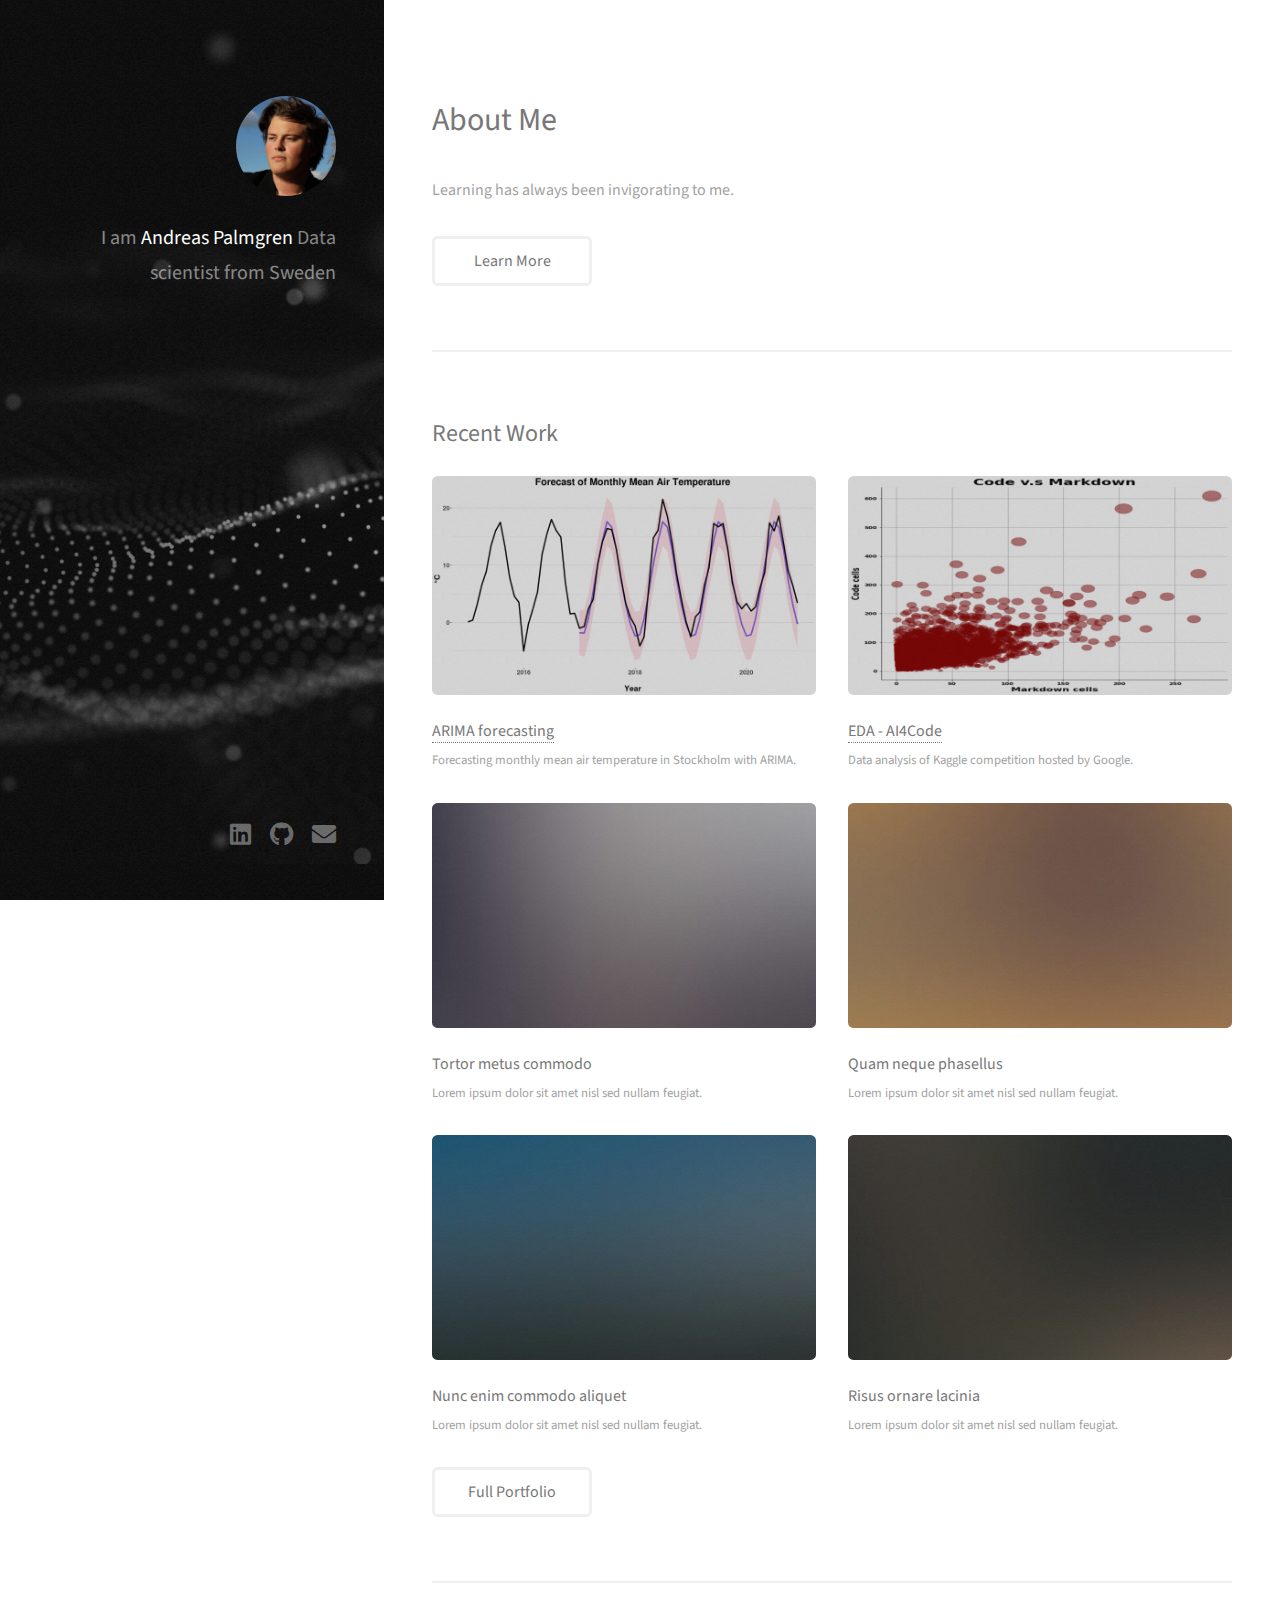
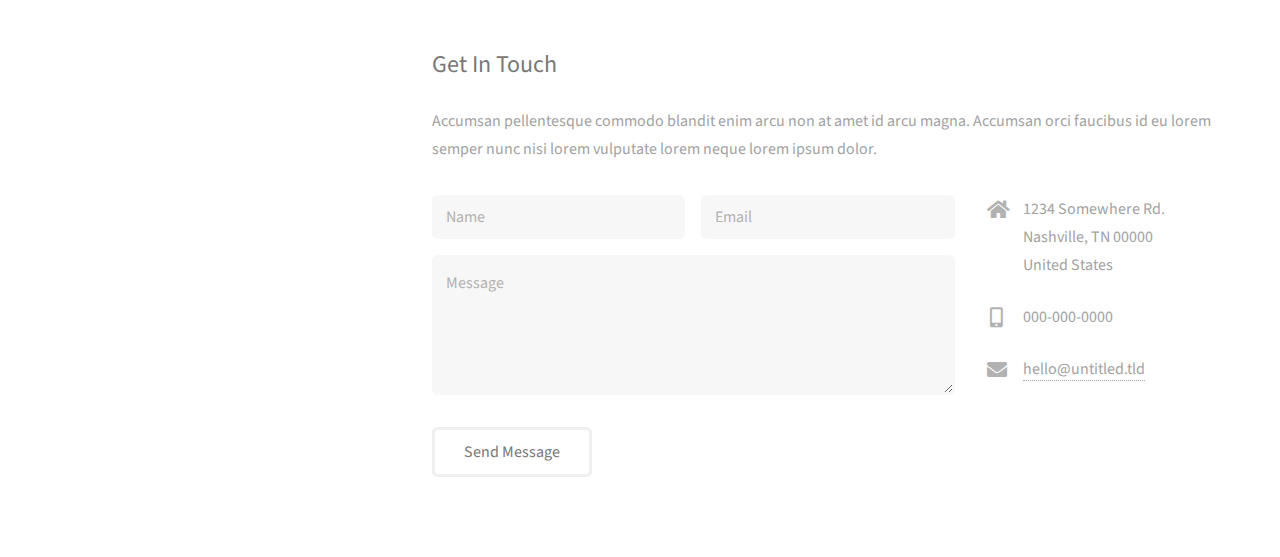
<file: index.html>
<!DOCTYPE HTML>
<!--
	Strata by HTML5 UP
	html5up.net | @ajlkn
	Free for personal and commercial use under the CCA 3.0 license (html5up.net/license)
-->
<html>
	<head>
		<title>Andreas Palmgren</title>
		<meta charset="utf-8" />
		<meta name="viewport" content="width=device-width, initial-scale=1, user-scalable=no" />
		<link rel="stylesheet" href="assets/css/main.css" />
	</head>
	<body class="is-preload">

		<!-- Header -->
			<header id="header">
				<div class="inner">
					<a href="#" class="image avatar"><img src="images/profile.png" alt="" /></a>
					<h1>I am <strong>Andreas Palmgren</strong>
                    <br />Data scientist from Sweden<br />
				</div>
			</header>

		<!-- Main -->
			<div id="main">

				<!-- One -->
					<section id="one">
						<header class="major">
							<h2>About Me</h2>
						</header>
						<p>Learning has always been invigorating to me.</p>
						<ul class="actions">
							<li><a href="#" class="button">Learn More</a></li>
						</ul>
					</section>

				<!-- Two -->
					<section id="two">
						<h2>Recent Work</h2>
						<div class="row">
							<article class="col-6 col-12-xsmall work-item">
								<a href="https://www.kaggle.com/code/andreaspalmgren/arima-forecasting-monthly-temperature" class="image fit thumb"><img src="images/thumbs/sthlmArima.png" alt="" /></a>
								<h3><a href="https://www.kaggle.com/code/andreaspalmgren/arima-forecasting-monthly-temperature">ARIMA forecasting</a></h3>
								<p>Forecasting monthly mean air temperature in Stockholm with ARIMA.</p>
							</article>
							<article class="col-6 col-12-xsmall work-item">
								<a href="https://www.kaggle.com/code/andreaspalmgren/ai4code-comprehensive-eda" class="image fit thumb"><img src="images/thumbs/EDA_ai4code.png" alt="" /></a>
								<h3><a href="https://www.kaggle.com/code/andreaspalmgren/ai4code-comprehensive-eda">EDA - AI4Code</a></h3>
								<p>Data analysis of Kaggle competition hosted by Google.</p>
							</article>
							<article class="col-6 col-12-xsmall work-item">
								<a href="images/fulls/03.jpg" class="image fit thumb"><img src="images/thumbs/03.jpg" alt="" /></a>
								<h3>Tortor metus commodo</h3>
								<p>Lorem ipsum dolor sit amet nisl sed nullam feugiat.</p>
							</article>
							<article class="col-6 col-12-xsmall work-item">
								<a href="images/fulls/04.jpg" class="image fit thumb"><img src="images/thumbs/04.jpg" alt="" /></a>
								<h3>Quam neque phasellus</h3>
								<p>Lorem ipsum dolor sit amet nisl sed nullam feugiat.</p>
							</article>
							<article class="col-6 col-12-xsmall work-item">
								<a href="images/fulls/05.jpg" class="image fit thumb"><img src="images/thumbs/05.jpg" alt="" /></a>
								<h3>Nunc enim commodo aliquet</h3>
								<p>Lorem ipsum dolor sit amet nisl sed nullam feugiat.</p>
							</article>
							<article class="col-6 col-12-xsmall work-item">
								<a href="images/fulls/06.jpg" class="image fit thumb"><img src="images/thumbs/06.jpg" alt="" /></a>
								<h3>Risus ornare lacinia</h3>
								<p>Lorem ipsum dolor sit amet nisl sed nullam feugiat.</p>
							</article>
						</div>
						<ul class="actions">
							<li><a href="#" class="button">Full Portfolio</a></li>
						</ul>
					</section>

				<!-- Three -->
					<section id="three">
						<h2>Get In Touch</h2>
						<p>Accumsan pellentesque commodo blandit enim arcu non at amet id arcu magna. Accumsan orci faucibus id eu lorem semper nunc nisi lorem vulputate lorem neque lorem ipsum dolor.</p>
						<div class="row">
							<div class="col-8 col-12-small">
								<form method="post" action="#">
									<div class="row gtr-uniform gtr-50">
										<div class="col-6 col-12-xsmall"><input type="text" name="name" id="name" placeholder="Name" /></div>
										<div class="col-6 col-12-xsmall"><input type="email" name="email" id="email" placeholder="Email" /></div>
										<div class="col-12"><textarea name="message" id="message" placeholder="Message" rows="4"></textarea></div>
									</div>
								</form>
								<ul class="actions">
									<li><input type="submit" value="Send Message" /></li>
								</ul>
							</div>
							<div class="col-4 col-12-small">
								<ul class="labeled-icons">
									<li>
										<h3 class="icon solid fa-home"><span class="label">Address</span></h3>
										1234 Somewhere Rd.<br />
										Nashville, TN 00000<br />
										United States
									</li>
									<li>
										<h3 class="icon solid fa-mobile-alt"><span class="label">Phone</span></h3>
										000-000-0000
									</li>
									<li>
										<h3 class="icon solid fa-envelope"><span class="label">Email</span></h3>
										<a href="#">hello@untitled.tld</a>
									</li>
								</ul>
							</div>
						</div>
					</section>

				<!-- Four -->
				<!--
					<section id="four">
						<h2>Elements</h2>

						<section>
							<h4>Text</h4>
							<p>This is <b>bold</b> and this is <strong>strong</strong>. This is <i>italic</i> and this is <em>emphasized</em>.
							This is <sup>superscript</sup> text and this is <sub>subscript</sub> text.
							This is <u>underlined</u> and this is code: <code>for (;;) { ... }</code>. Finally, <a href="#">this is a link</a>.</p>
							<hr />
							<header>
								<h4>Heading with a Subtitle</h4>
								<p>Lorem ipsum dolor sit amet nullam id egestas urna aliquam</p>
							</header>
							<p>Nunc lacinia ante nunc ac lobortis. Interdum adipiscing gravida odio porttitor sem non mi integer non faucibus ornare mi ut ante amet placerat aliquet. Volutpat eu sed ante lacinia sapien lorem accumsan varius montes viverra nibh in adipiscing blandit tempus accumsan.</p>
							<header>
								<h5>Heading with a Subtitle</h5>
								<p>Lorem ipsum dolor sit amet nullam id egestas urna aliquam</p>
							</header>
							<p>Nunc lacinia ante nunc ac lobortis. Interdum adipiscing gravida odio porttitor sem non mi integer non faucibus ornare mi ut ante amet placerat aliquet. Volutpat eu sed ante lacinia sapien lorem accumsan varius montes viverra nibh in adipiscing blandit tempus accumsan.</p>
							<hr />
							<h2>Heading Level 2</h2>
							<h3>Heading Level 3</h3>
							<h4>Heading Level 4</h4>
							<h5>Heading Level 5</h5>
							<h6>Heading Level 6</h6>
							<hr />
							<h5>Blockquote</h5>
							<blockquote>Fringilla nisl. Donec accumsan interdum nisi, quis tincidunt felis sagittis eget tempus euismod. Vestibulum ante ipsum primis in faucibus vestibulum. Blandit adipiscing eu felis iaculis volutpat ac adipiscing accumsan faucibus. Vestibulum ante ipsum primis in faucibus lorem ipsum dolor sit amet nullam adipiscing eu felis.</blockquote>
							<h5>Preformatted</h5>
							<pre><code>i = 0;

while (!deck.isInOrder()) {
print 'Iteration ' + i;
deck.shuffle();
i++;
}

print 'It took ' + i + ' iterations to sort the deck.';</code></pre>
						</section>

						<section>
							<h4>Lists</h4>
							<div class="row">
								<div class="col-6 col-12-xsmall">
									<h5>Unordered</h5>
									<ul>
										<li>Dolor pulvinar etiam magna etiam.</li>
										<li>Sagittis adipiscing lorem eleifend.</li>
										<li>Felis enim feugiat dolore viverra.</li>
									</ul>
									<h5>Alternate</h5>
									<ul class="alt">
										<li>Dolor pulvinar etiam magna etiam.</li>
										<li>Sagittis adipiscing lorem eleifend.</li>
										<li>Felis enim feugiat dolore viverra.</li>
									</ul>
								</div>
								<div class="col-6 col-12-xsmall">
									<h5>Ordered</h5>
									<ol>
										<li>Dolor pulvinar etiam magna etiam.</li>
										<li>Etiam vel felis at lorem sed viverra.</li>
										<li>Felis enim feugiat dolore viverra.</li>
										<li>Dolor pulvinar etiam magna etiam.</li>
										<li>Etiam vel felis at lorem sed viverra.</li>
										<li>Felis enim feugiat dolore viverra.</li>
									</ol>
									<h5>Icons</h5>
									<ul class="icons">
										<li><a href="#" class="icon brands fa-twitter"><span class="label">Twitter</span></a></li>
										<li><a href="#" class="icon brands fa-facebook-f"><span class="label">Facebook</span></a></li>
										<li><a href="#" class="icon brands fa-instagram"><span class="label">Instagram</span></a></li>
										<li><a href="#" class="icon brands fa-github"><span class="label">Github</span></a></li>
										<li><a href="#" class="icon brands fa-dribbble"><span class="label">Dribbble</span></a></li>
										<li><a href="#" class="icon brands fa-tumblr"><span class="label">Tumblr</span></a></li>
									</ul>
								</div>
							</div>
							<h5>Actions</h5>
							<ul class="actions">
								<li><a href="#" class="button primary">Default</a></li>
								<li><a href="#" class="button">Default</a></li>
							</ul>
							<ul class="actions small">
								<li><a href="#" class="button primary small">Small</a></li>
								<li><a href="#" class="button small">Small</a></li>
							</ul>
							<div class="row">
								<div class="col-6 col-12-small">
									<ul class="actions stacked">
										<li><a href="#" class="button primary">Default</a></li>
										<li><a href="#" class="button">Default</a></li>
									</ul>
								</div>
								<div class="col-6 col-12-small">
									<ul class="actions stacked">
										<li><a href="#" class="button primary small">Small</a></li>
										<li><a href="#" class="button small">Small</a></li>
									</ul>
								</div>
								<div class="col-6 col-12-small">
									<ul class="actions stacked">
										<li><a href="#" class="button primary fit">Default</a></li>
										<li><a href="#" class="button fit">Default</a></li>
									</ul>
								</div>
								<div class="col-6 col-12-small">
									<ul class="actions stacked">
										<li><a href="#" class="button primary small fit">Small</a></li>
										<li><a href="#" class="button small fit">Small</a></li>
									</ul>
								</div>
							</div>
						</section>

						<section>
							<h4>Table</h4>
							<h5>Default</h5>
							<div class="table-wrapper">
								<table>
									<thead>
										<tr>
											<th>Name</th>
											<th>Description</th>
											<th>Price</th>
										</tr>
									</thead>
									<tbody>
										<tr>
											<td>Item One</td>
											<td>Ante turpis integer aliquet porttitor.</td>
											<td>29.99</td>
										</tr>
										<tr>
											<td>Item Two</td>
											<td>Vis ac commodo adipiscing arcu aliquet.</td>
											<td>19.99</td>
										</tr>
										<tr>
											<td>Item Three</td>
											<td> Morbi faucibus arcu accumsan lorem.</td>
											<td>29.99</td>
										</tr>
										<tr>
											<td>Item Four</td>
											<td>Vitae integer tempus condimentum.</td>
											<td>19.99</td>
										</tr>
										<tr>
											<td>Item Five</td>
											<td>Ante turpis integer aliquet porttitor.</td>
											<td>29.99</td>
										</tr>
									</tbody>
									<tfoot>
										<tr>
											<td colspan="2"></td>
											<td>100.00</td>
										</tr>
									</tfoot>
								</table>
							</div>

							<h5>Alternate</h5>
							<div class="table-wrapper">
								<table class="alt">
									<thead>
										<tr>
											<th>Name</th>
											<th>Description</th>
											<th>Price</th>
										</tr>
									</thead>
									<tbody>
										<tr>
											<td>Item One</td>
											<td>Ante turpis integer aliquet porttitor.</td>
											<td>29.99</td>
										</tr>
										<tr>
											<td>Item Two</td>
											<td>Vis ac commodo adipiscing arcu aliquet.</td>
											<td>19.99</td>
										</tr>
										<tr>
											<td>Item Three</td>
											<td> Morbi faucibus arcu accumsan lorem.</td>
											<td>29.99</td>
										</tr>
										<tr>
											<td>Item Four</td>
											<td>Vitae integer tempus condimentum.</td>
											<td>19.99</td>
										</tr>
										<tr>
											<td>Item Five</td>
											<td>Ante turpis integer aliquet porttitor.</td>
											<td>29.99</td>
										</tr>
									</tbody>
									<tfoot>
										<tr>
											<td colspan="2"></td>
											<td>100.00</td>
										</tr>
									</tfoot>
								</table>
							</div>
						</section>

						<section>
							<h4>Buttons</h4>
							<ul class="actions">
								<li><a href="#" class="button primary">Primary</a></li>
								<li><a href="#" class="button">Default</a></li>
							</ul>
							<ul class="actions">
								<li><a href="#" class="button large">Large</a></li>
								<li><a href="#" class="button">Default</a></li>
								<li><a href="#" class="button small">Small</a></li>
							</ul>
							<ul class="actions fit">
								<li><a href="#" class="button primary fit">Fit</a></li>
								<li><a href="#" class="button fit">Fit</a></li>
							</ul>
							<ul class="actions fit small">
								<li><a href="#" class="button primary fit small">Fit + Small</a></li>
								<li><a href="#" class="button fit small">Fit + Small</a></li>
							</ul>
							<ul class="actions">
								<li><a href="#" class="button primary icon solid fa-download">Icon</a></li>
								<li><a href="#" class="button icon solid fa-download">Icon</a></li>
							</ul>
							<ul class="actions">
								<li><span class="button primary disabled">Primary</span></li>
								<li><span class="button disabled">Default</span></li>
							</ul>
						</section>

						<section>
							<h4>Form</h4>
							<form method="post" action="#">
								<div class="row gtr-uniform gtr-50">
									<div class="col-6 col-12-xsmall">
										<input type="text" name="demo-name" id="demo-name" value="" placeholder="Name" />
									</div>
									<div class="col-6 col-12-xsmall">
										<input type="email" name="demo-email" id="demo-email" value="" placeholder="Email" />
									</div>
									<div class="col-12">
										<select name="demo-category" id="demo-category">
											<option value="">- Category -</option>
											<option value="1">Manufacturing</option>
											<option value="1">Shipping</option>
											<option value="1">Administration</option>
											<option value="1">Human Resources</option>
										</select>
									</div>
									<div class="col-4 col-12-small">
										<input type="radio" id="demo-priority-low" name="demo-priority" checked>
										<label for="demo-priority-low">Low Priority</label>
									</div>
									<div class="col-4 col-12-small">
										<input type="radio" id="demo-priority-normal" name="demo-priority">
										<label for="demo-priority-normal">Normal Priority</label>
									</div>
									<div class="col-4 col-12-small">
										<input type="radio" id="demo-priority-high" name="demo-priority">
										<label for="demo-priority-high">High Priority</label>
									</div>
									<div class="col-6 col-12-small">
										<input type="checkbox" id="demo-copy" name="demo-copy">
										<label for="demo-copy">Email me a copy of this message</label>
									</div>
									<div class="col-6 col-12-small">
										<input type="checkbox" id="demo-human" name="demo-human" checked>
										<label for="demo-human">I am a human and not a robot</label>
									</div>
									<div class="col-12">
										<textarea name="demo-message" id="demo-message" placeholder="Enter your message" rows="6"></textarea>
									</div>
									<div class="col-12">
										<ul class="actions">
											<li><input type="submit" value="Send Message" class="primary" /></li>
											<li><input type="reset" value="Reset" /></li>
										</ul>
									</div>
								</div>
							</form>
						</section>

						<section>
							<h4>Image</h4>
							<h5>Fit</h5>
							<div class="box alt">
								<div class="row gtr-50 gtr-uniform">
									<div class="col-12"><span class="image fit"><img src="images/fulls/05.jpg" alt="" /></span></div>
									<div class="col-4"><span class="image fit"><img src="images/thumbs/01.jpg" alt="" /></span></div>
									<div class="col-4"><span class="image fit"><img src="images/thumbs/02.jpg" alt="" /></span></div>
									<div class="col-4"><span class="image fit"><img src="images/thumbs/03.jpg" alt="" /></span></div>
									<div class="col-4"><span class="image fit"><img src="images/thumbs/04.jpg" alt="" /></span></div>
									<div class="col-4"><span class="image fit"><img src="images/thumbs/05.jpg" alt="" /></span></div>
									<div class="col-4"><span class="image fit"><img src="images/thumbs/06.jpg" alt="" /></span></div>
									<div class="col-4"><span class="image fit"><img src="images/thumbs/03.jpg" alt="" /></span></div>
									<div class="col-4"><span class="image fit"><img src="images/thumbs/02.jpg" alt="" /></span></div>
									<div class="col-4"><span class="image fit"><img src="images/thumbs/01.jpg" alt="" /></span></div>
								</div>
							</div>
							<h5>Left &amp; Right</h5>
							<p><span class="image left"><img src="images/avatar.jpg" alt="" /></span>Fringilla nisl. Donec accumsan interdum nisi, quis tincidunt felis sagittis eget. tempus euismod. Vestibulum ante ipsum primis in faucibus vestibulum. Blandit adipiscing eu felis iaculis volutpat ac adipiscing accumsan eu faucibus. Integer ac pellentesque praesent tincidunt felis sagittis eget. tempus euismod. Vestibulum ante ipsum primis in faucibus vestibulum. Blandit adipiscing eu felis iaculis volutpat ac adipiscing accumsan eu faucibus. Integer ac pellentesque praesent. Donec accumsan interdum nisi, quis tincidunt felis sagittis eget. tempus euismod. Vestibulum ante ipsum primis in faucibus vestibulum. Blandit adipiscing eu felis iaculis volutpat ac adipiscing accumsan eu faucibus. Integer ac pellentesque praesent tincidunt felis sagittis eget. tempus euismod. Vestibulum ante ipsum primis in faucibus vestibulum. Blandit adipiscing eu felis iaculis volutpat ac adipiscing accumsan eu faucibus. Integer ac pellentesque praesent.</p>
							<p><span class="image right"><img src="images/avatar.jpg" alt="" /></span>Fringilla nisl. Donec accumsan interdum nisi, quis tincidunt felis sagittis eget. tempus euismod. Vestibulum ante ipsum primis in faucibus vestibulum. Blandit adipiscing eu felis iaculis volutpat ac adipiscing accumsan eu faucibus. Integer ac pellentesque praesent tincidunt felis sagittis eget. tempus euismod. Vestibulum ante ipsum primis in faucibus vestibulum. Blandit adipiscing eu felis iaculis volutpat ac adipiscing accumsan eu faucibus. Integer ac pellentesque praesent. Donec accumsan interdum nisi, quis tincidunt felis sagittis eget. tempus euismod. Vestibulum ante ipsum primis in faucibus vestibulum. Blandit adipiscing eu felis iaculis volutpat ac adipiscing accumsan eu faucibus. Integer ac pellentesque praesent tincidunt felis sagittis eget. tempus euismod. Vestibulum ante ipsum primis in faucibus vestibulum. Blandit adipiscing eu felis iaculis volutpat ac adipiscing accumsan eu faucibus. Integer ac pellentesque praesent.</p>
						</section>

					</section>
				-->

			</div>

		<!-- Footer -->
			<footer id="footer">
				<div class="inner">
					<ul class="icons">
						<li><a href="https://www.linkedin.com/in/andreas-palmgren-509038178/" class="icon brands fa-linkedin"><span class="label">Twitter</span></a></li>
						<li><a href="https://github.com/AndreasPalmgren" class="icon brands fa-github"><span class="label">Github</span></a></li>
						<li><a href="#" class="icon solid fa-envelope"><span class="label">Email</span></a></li>
					</ul>
				</div>
			</footer>

		<!-- Scripts -->
			<script src="assets/js/jquery.min.js"></script>
			<script src="assets/js/jquery.poptrox.min.js"></script>
			<script src="assets/js/browser.min.js"></script>
			<script src="assets/js/breakpoints.min.js"></script>
			<script src="assets/js/util.js"></script>
			<script src="assets/js/main.js"></script>

	</body>
</html>
</file>
<file: assets/css/main.css>
@import url("fontawesome-all.min.css");
@import url("https://fonts.googleapis.com/css?family=Source+Sans+Pro:400,400italic");

/*
	Strata by HTML5 UP
	html5up.net | @ajlkn
	Free for personal and commercial use under the CCA 3.0 license (html5up.net/license)
*/

html, body, div, span, applet, object,
iframe, h1, h2, h3, h4, h5, h6, p, blockquote,
pre, a, abbr, acronym, address, big, cite,
code, del, dfn, em, img, ins, kbd, q, s, samp,
small, strike, strong, sub, sup, tt, var, b,
u, i, center, dl, dt, dd, ol, ul, li, fieldset,
form, label, legend, table, caption, tbody,
tfoot, thead, tr, th, td, article, aside,
canvas, details, embed, figure, figcaption,
footer, header, hgroup, menu, nav, output, ruby,
section, summary, time, mark, audio, video {
	margin: 0;
	padding: 0;
	border: 0;
	font-size: 100%;
	font: inherit;
	vertical-align: baseline;}

article, aside, details, figcaption, figure,
footer, header, hgroup, menu, nav, section {
	display: block;}

body {
	line-height: 1;
}

ol, ul {
	list-style: none;
}

blockquote, q {
	quotes: none;
}

	blockquote:before, blockquote:after, q:before, q:after {
		content: '';
		content: none;
	}

table {
	border-collapse: collapse;
	border-spacing: 0;
}

body {
	-webkit-text-size-adjust: none;
}

mark {
	background-color: transparent;
	color: inherit;
}

input::-moz-focus-inner {
	border: 0;
	padding: 0;
}

input, select, textarea {
	-moz-appearance: none;
	-webkit-appearance: none;
	-ms-appearance: none;
	appearance: none;
}

/* Basic */

	html {
		box-sizing: border-box;
	}

	*, *:before, *:after {
		box-sizing: inherit;
	}

	body {
		background: #fff;
	}

		body.is-preload *, body.is-preload *:before, body.is-preload *:after {
			-moz-animation: none !important;
			-webkit-animation: none !important;
			-ms-animation: none !important;
			animation: none !important;
			-moz-transition: none !important;
			-webkit-transition: none !important;
			-ms-transition: none !important;
			transition: none !important;
		}

	body, input, select, textarea {
		color: #a2a2a2;
		font-family: "Source Sans Pro", Helvetica, sans-serif;
		font-size: 16pt;
		font-weight: 400;
		line-height: 1.75em;
	}

	a {
		-moz-transition: color 0.2s ease-in-out, border-color 0.2s ease-in-out;
		-webkit-transition: color 0.2s ease-in-out, border-color 0.2s ease-in-out;
		-ms-transition: color 0.2s ease-in-out, border-color 0.2s ease-in-out;
		transition: color 0.2s ease-in-out, border-color 0.2s ease-in-out;
		border-bottom: dotted 1px;
		color: #49bf9d;
		text-decoration: none;
	}

		a:hover {
			border-bottom-color: transparent;
			color: #49bf9d !important;
			text-decoration: none;
		}

	strong, b {
		color: #787878;
		font-weight: 400;
	}

	em, i {
		font-style: italic;
	}

	p {
		margin: 0 0 2em 0;
	}

	h1, h2, h3, h4, h5, h6 {
		color: #787878;
		font-weight: 400;
		line-height: 1em;
		margin: 0 0 1em 0;
	}

		h1 a, h2 a, h3 a, h4 a, h5 a, h6 a {
			color: inherit;
			text-decoration: none;
		}

	h1 {
		font-size: 2em;
		line-height: 1.5em;
	}

	h2 {
		font-size: 1.5em;
		line-height: 1.5em;
	}

	h3 {
		font-size: 1.25em;
		line-height: 1.5em;
	}

	h4 {
		font-size: 1.1em;
		line-height: 1.5em;
	}

	h5 {
		font-size: 0.9em;
		line-height: 1.5em;
	}

	h6 {
		font-size: 0.7em;
		line-height: 1.5em;
	}

	sub {
		font-size: 0.8em;
		position: relative;
		top: 0.5em;
	}

	sup {
		font-size: 0.8em;
		position: relative;
		top: -0.5em;
	}

	hr {
		border: 0;
		border-bottom: solid 2px #efefef;
		margin: 2em 0;
	}

		hr.major {
			margin: 3em 0;
		}

	blockquote {
		border-left: solid 6px #efefef;
		font-style: italic;
		margin: 0 0 2em 0;
		padding: 0.5em 0 0.5em 1.5em;
	}

	code {
		background: #f7f7f7;
		border-radius: 0.35em;
		border: solid 2px #efefef;
		font-family: "Courier New", monospace;
		font-size: 0.9em;
		margin: 0 0.25em;
		padding: 0.25em 0.65em;
	}

	pre {
		-webkit-overflow-scrolling: touch;
		font-family: "Courier New", monospace;
		font-size: 0.9em;
		margin: 0 0 2em 0;
	}

		pre code {
			display: block;
			line-height: 1.75em;
			padding: 1em 1.5em;
			overflow-x: auto;
		}

	.align-left {
		text-align: left;
	}

	.align-center {
		text-align: center;
	}

	.align-right {
		text-align: right;
	}

/* Container */

	.container {
		margin: 0 auto;
		max-width: calc(100% - 4em);
		width: 100%;
	}

		.container.xsmall {
			width: 25%;
		}

		.container.small {
			width: 50%;
		}

		.container.medium {
			width: 75%;
		}

		.container.large {
			width: 125%;
		}

		.container.xlarge {
			width: 150%;
		}

		.container.max {
			width: 100%;
		}

		@media screen and (max-width: 980px) {

			.container {
				width: 100% !important;
				max-width: 100% !important;
			}

		}

		@media screen and (max-width: 480px) {

			.container {
				max-width: calc(100% - 3em);
			}

		}

/* Row */

	.row {
		display: flex;
		flex-wrap: wrap;
		box-sizing: border-box;
		align-items: stretch;
	}

		.row > * {
			box-sizing: border-box;
		}

		.row.gtr-uniform > * > :last-child {
			margin-bottom: 0;
		}

		.row.aln-left {
			justify-content: flex-start;
		}

		.row.aln-center {
			justify-content: center;
		}

		.row.aln-right {
			justify-content: flex-end;
		}

		.row.aln-top {
			align-items: flex-start;
		}

		.row.aln-middle {
			align-items: center;
		}

		.row.aln-bottom {
			align-items: flex-end;
		}

		.row > .imp {
			order: -1;
		}

		.row > .col-1 {
			width: 8.33333%;
		}

		.row > .off-1 {
			margin-left: 8.33333%;
		}

		.row > .col-2 {
			width: 16.66667%;
		}

		.row > .off-2 {
			margin-left: 16.66667%;
		}

		.row > .col-3 {
			width: 25%;
		}

		.row > .off-3 {
			margin-left: 25%;
		}

		.row > .col-4 {
			width: 33.33333%;
		}

		.row > .off-4 {
			margin-left: 33.33333%;
		}

		.row > .col-5 {
			width: 41.66667%;
		}

		.row > .off-5 {
			margin-left: 41.66667%;
		}

		.row > .col-6 {
			width: 50%;
		}

		.row > .off-6 {
			margin-left: 50%;
		}

		.row > .col-7 {
			width: 58.33333%;
		}

		.row > .off-7 {
			margin-left: 58.33333%;
		}

		.row > .col-8 {
			width: 66.66667%;
		}

		.row > .off-8 {
			margin-left: 66.66667%;
		}

		.row > .col-9 {
			width: 75%;
		}

		.row > .off-9 {
			margin-left: 75%;
		}

		.row > .col-10 {
			width: 83.33333%;
		}

		.row > .off-10 {
			margin-left: 83.33333%;
		}

		.row > .col-11 {
			width: 91.66667%;
		}

		.row > .off-11 {
			margin-left: 91.66667%;
		}

		.row > .col-12 {
			width: 100%;
		}

		.row > .off-12 {
			margin-left: 100%;
		}

		.row.gtr-0 {
			margin-top: 0;
			margin-left: 0em;
		}

			.row.gtr-0 > * {
				padding: 0 0 0 0em;
			}

			.row.gtr-0.gtr-uniform {
				margin-top: 0em;
			}

				.row.gtr-0.gtr-uniform > * {
					padding-top: 0em;
				}

		.row.gtr-25 {
			margin-top: 0;
			margin-left: -0.625em;
		}

			.row.gtr-25 > * {
				padding: 0 0 0 0.625em;
			}

			.row.gtr-25.gtr-uniform {
				margin-top: -0.625em;
			}

				.row.gtr-25.gtr-uniform > * {
					padding-top: 0.625em;
				}

		.row.gtr-50 {
			margin-top: 0;
			margin-left: -1.25em;
		}

			.row.gtr-50 > * {
				padding: 0 0 0 1.25em;
			}

			.row.gtr-50.gtr-uniform {
				margin-top: -1.25em;
			}

				.row.gtr-50.gtr-uniform > * {
					padding-top: 1.25em;
				}

		.row {
			margin-top: 0;
			margin-left: -2.5em;
		}

			.row > * {
				padding: 0 0 0 2.5em;
			}

			.row.gtr-uniform {
				margin-top: -2.5em;
			}

				.row.gtr-uniform > * {
					padding-top: 2.5em;
				}

		.row.gtr-150 {
			margin-top: 0;
			margin-left: -3.75em;
		}

			.row.gtr-150 > * {
				padding: 0 0 0 3.75em;
			}

			.row.gtr-150.gtr-uniform {
				margin-top: -3.75em;
			}

				.row.gtr-150.gtr-uniform > * {
					padding-top: 3.75em;
				}

		.row.gtr-200 {
			margin-top: 0;
			margin-left: -5em;
		}

			.row.gtr-200 > * {
				padding: 0 0 0 5em;
			}

			.row.gtr-200.gtr-uniform {
				margin-top: -5em;
			}

				.row.gtr-200.gtr-uniform > * {
					padding-top: 5em;
				}

		@media screen and (max-width: 1800px) {

			.row {
				display: flex;
				flex-wrap: wrap;
				box-sizing: border-box;
				align-items: stretch;
			}

				.row > * {
					box-sizing: border-box;
				}

				.row.gtr-uniform > * > :last-child {
					margin-bottom: 0;
				}

				.row.aln-left {
					justify-content: flex-start;
				}

				.row.aln-center {
					justify-content: center;
				}

				.row.aln-right {
					justify-content: flex-end;
				}

				.row.aln-top {
					align-items: flex-start;
				}

				.row.aln-middle {
					align-items: center;
				}

				.row.aln-bottom {
					align-items: flex-end;
				}

				.row > .imp-xlarge {
					order: -1;
				}

				.row > .col-1-xlarge {
					width: 8.33333%;
				}

				.row > .off-1-xlarge {
					margin-left: 8.33333%;
				}

				.row > .col-2-xlarge {
					width: 16.66667%;
				}

				.row > .off-2-xlarge {
					margin-left: 16.66667%;
				}

				.row > .col-3-xlarge {
					width: 25%;
				}

				.row > .off-3-xlarge {
					margin-left: 25%;
				}

				.row > .col-4-xlarge {
					width: 33.33333%;
				}

				.row > .off-4-xlarge {
					margin-left: 33.33333%;
				}

				.row > .col-5-xlarge {
					width: 41.66667%;
				}

				.row > .off-5-xlarge {
					margin-left: 41.66667%;
				}

				.row > .col-6-xlarge {
					width: 50%;
				}

				.row > .off-6-xlarge {
					margin-left: 50%;
				}

				.row > .col-7-xlarge {
					width: 58.33333%;
				}

				.row > .off-7-xlarge {
					margin-left: 58.33333%;
				}

				.row > .col-8-xlarge {
					width: 66.66667%;
				}

				.row > .off-8-xlarge {
					margin-left: 66.66667%;
				}

				.row > .col-9-xlarge {
					width: 75%;
				}

				.row > .off-9-xlarge {
					margin-left: 75%;
				}

				.row > .col-10-xlarge {
					width: 83.33333%;
				}

				.row > .off-10-xlarge {
					margin-left: 83.33333%;
				}

				.row > .col-11-xlarge {
					width: 91.66667%;
				}

				.row > .off-11-xlarge {
					margin-left: 91.66667%;
				}

				.row > .col-12-xlarge {
					width: 100%;
				}

				.row > .off-12-xlarge {
					margin-left: 100%;
				}

				.row.gtr-0 {
					margin-top: 0;
					margin-left: 0em;
				}

					.row.gtr-0 > * {
						padding: 0 0 0 0em;
					}

					.row.gtr-0.gtr-uniform {
						margin-top: 0em;
					}

						.row.gtr-0.gtr-uniform > * {
							padding-top: 0em;
						}

				.row.gtr-25 {
					margin-top: 0;
					margin-left: -0.625em;
				}

					.row.gtr-25 > * {
						padding: 0 0 0 0.625em;
					}

					.row.gtr-25.gtr-uniform {
						margin-top: -0.625em;
					}

						.row.gtr-25.gtr-uniform > * {
							padding-top: 0.625em;
						}

				.row.gtr-50 {
					margin-top: 0;
					margin-left: -1.25em;
				}

					.row.gtr-50 > * {
						padding: 0 0 0 1.25em;
					}

					.row.gtr-50.gtr-uniform {
						margin-top: -1.25em;
					}

						.row.gtr-50.gtr-uniform > * {
							padding-top: 1.25em;
						}

				.row {
					margin-top: 0;
					margin-left: -2.5em;
				}

					.row > * {
						padding: 0 0 0 2.5em;
					}

					.row.gtr-uniform {
						margin-top: -2.5em;
					}

						.row.gtr-uniform > * {
							padding-top: 2.5em;
						}

				.row.gtr-150 {
					margin-top: 0;
					margin-left: -3.75em;
				}

					.row.gtr-150 > * {
						padding: 0 0 0 3.75em;
					}

					.row.gtr-150.gtr-uniform {
						margin-top: -3.75em;
					}

						.row.gtr-150.gtr-uniform > * {
							padding-top: 3.75em;
						}

				.row.gtr-200 {
					margin-top: 0;
					margin-left: -5em;
				}

					.row.gtr-200 > * {
						padding: 0 0 0 5em;
					}

					.row.gtr-200.gtr-uniform {
						margin-top: -5em;
					}

						.row.gtr-200.gtr-uniform > * {
							padding-top: 5em;
						}

		}

		@media screen and (max-width: 1280px) {

			.row {
				display: flex;
				flex-wrap: wrap;
				box-sizing: border-box;
				align-items: stretch;
			}

				.row > * {
					box-sizing: border-box;
				}

				.row.gtr-uniform > * > :last-child {
					margin-bottom: 0;
				}

				.row.aln-left {
					justify-content: flex-start;
				}

				.row.aln-center {
					justify-content: center;
				}

				.row.aln-right {
					justify-content: flex-end;
				}

				.row.aln-top {
					align-items: flex-start;
				}

				.row.aln-middle {
					align-items: center;
				}

				.row.aln-bottom {
					align-items: flex-end;
				}

				.row > .imp-large {
					order: -1;
				}

				.row > .col-1-large {
					width: 8.33333%;
				}

				.row > .off-1-large {
					margin-left: 8.33333%;
				}

				.row > .col-2-large {
					width: 16.66667%;
				}

				.row > .off-2-large {
					margin-left: 16.66667%;
				}

				.row > .col-3-large {
					width: 25%;
				}

				.row > .off-3-large {
					margin-left: 25%;
				}

				.row > .col-4-large {
					width: 33.33333%;
				}

				.row > .off-4-large {
					margin-left: 33.33333%;
				}

				.row > .col-5-large {
					width: 41.66667%;
				}

				.row > .off-5-large {
					margin-left: 41.66667%;
				}

				.row > .col-6-large {
					width: 50%;
				}

				.row > .off-6-large {
					margin-left: 50%;
				}

				.row > .col-7-large {
					width: 58.33333%;
				}

				.row > .off-7-large {
					margin-left: 58.33333%;
				}

				.row > .col-8-large {
					width: 66.66667%;
				}

				.row > .off-8-large {
					margin-left: 66.66667%;
				}

				.row > .col-9-large {
					width: 75%;
				}

				.row > .off-9-large {
					margin-left: 75%;
				}

				.row > .col-10-large {
					width: 83.33333%;
				}

				.row > .off-10-large {
					margin-left: 83.33333%;
				}

				.row > .col-11-large {
					width: 91.66667%;
				}

				.row > .off-11-large {
					margin-left: 91.66667%;
				}

				.row > .col-12-large {
					width: 100%;
				}

				.row > .off-12-large {
					margin-left: 100%;
				}

				.row.gtr-0 {
					margin-top: 0;
					margin-left: 0em;
				}

					.row.gtr-0 > * {
						padding: 0 0 0 0em;
					}

					.row.gtr-0.gtr-uniform {
						margin-top: 0em;
					}

						.row.gtr-0.gtr-uniform > * {
							padding-top: 0em;
						}

				.row.gtr-25 {
					margin-top: 0;
					margin-left: -0.5em;
				}

					.row.gtr-25 > * {
						padding: 0 0 0 0.5em;
					}

					.row.gtr-25.gtr-uniform {
						margin-top: -0.5em;
					}

						.row.gtr-25.gtr-uniform > * {
							padding-top: 0.5em;
						}

				.row.gtr-50 {
					margin-top: 0;
					margin-left: -1em;
				}

					.row.gtr-50 > * {
						padding: 0 0 0 1em;
					}

					.row.gtr-50.gtr-uniform {
						margin-top: -1em;
					}

						.row.gtr-50.gtr-uniform > * {
							padding-top: 1em;
						}

				.row {
					margin-top: 0;
					margin-left: -2em;
				}

					.row > * {
						padding: 0 0 0 2em;
					}

					.row.gtr-uniform {
						margin-top: -2em;
					}

						.row.gtr-uniform > * {
							padding-top: 2em;
						}

				.row.gtr-150 {
					margin-top: 0;
					margin-left: -3em;
				}

					.row.gtr-150 > * {
						padding: 0 0 0 3em;
					}

					.row.gtr-150.gtr-uniform {
						margin-top: -3em;
					}

						.row.gtr-150.gtr-uniform > * {
							padding-top: 3em;
						}

				.row.gtr-200 {
					margin-top: 0;
					margin-left: -4em;
				}

					.row.gtr-200 > * {
						padding: 0 0 0 4em;
					}

					.row.gtr-200.gtr-uniform {
						margin-top: -4em;
					}

						.row.gtr-200.gtr-uniform > * {
							padding-top: 4em;
						}

		}

		@media screen and (max-width: 980px) {

			.row {
				display: flex;
				flex-wrap: wrap;
				box-sizing: border-box;
				align-items: stretch;
			}

				.row > * {
					box-sizing: border-box;
				}

				.row.gtr-uniform > * > :last-child {
					margin-bottom: 0;
				}

				.row.aln-left {
					justify-content: flex-start;
				}

				.row.aln-center {
					justify-content: center;
				}

				.row.aln-right {
					justify-content: flex-end;
				}

				.row.aln-top {
					align-items: flex-start;
				}

				.row.aln-middle {
					align-items: center;
				}

				.row.aln-bottom {
					align-items: flex-end;
				}

				.row > .imp-medium {
					order: -1;
				}

				.row > .col-1-medium {
					width: 8.33333%;
				}

				.row > .off-1-medium {
					margin-left: 8.33333%;
				}

				.row > .col-2-medium {
					width: 16.66667%;
				}

				.row > .off-2-medium {
					margin-left: 16.66667%;
				}

				.row > .col-3-medium {
					width: 25%;
				}

				.row > .off-3-medium {
					margin-left: 25%;
				}

				.row > .col-4-medium {
					width: 33.33333%;
				}

				.row > .off-4-medium {
					margin-left: 33.33333%;
				}

				.row > .col-5-medium {
					width: 41.66667%;
				}

				.row > .off-5-medium {
					margin-left: 41.66667%;
				}

				.row > .col-6-medium {
					width: 50%;
				}

				.row > .off-6-medium {
					margin-left: 50%;
				}

				.row > .col-7-medium {
					width: 58.33333%;
				}

				.row > .off-7-medium {
					margin-left: 58.33333%;
				}

				.row > .col-8-medium {
					width: 66.66667%;
				}

				.row > .off-8-medium {
					margin-left: 66.66667%;
				}

				.row > .col-9-medium {
					width: 75%;
				}

				.row > .off-9-medium {
					margin-left: 75%;
				}

				.row > .col-10-medium {
					width: 83.33333%;
				}

				.row > .off-10-medium {
					margin-left: 83.33333%;
				}

				.row > .col-11-medium {
					width: 91.66667%;
				}

				.row > .off-11-medium {
					margin-left: 91.66667%;
				}

				.row > .col-12-medium {
					width: 100%;
				}

				.row > .off-12-medium {
					margin-left: 100%;
				}

				.row.gtr-0 {
					margin-top: 0;
					margin-left: 0em;
				}

					.row.gtr-0 > * {
						padding: 0 0 0 0em;
					}

					.row.gtr-0.gtr-uniform {
						margin-top: 0em;
					}

						.row.gtr-0.gtr-uniform > * {
							padding-top: 0em;
						}

				.row.gtr-25 {
					margin-top: 0;
					margin-left: -0.5em;
				}

					.row.gtr-25 > * {
						padding: 0 0 0 0.5em;
					}

					.row.gtr-25.gtr-uniform {
						margin-top: -0.5em;
					}

						.row.gtr-25.gtr-uniform > * {
							padding-top: 0.5em;
						}

				.row.gtr-50 {
					margin-top: 0;
					margin-left: -1em;
				}

					.row.gtr-50 > * {
						padding: 0 0 0 1em;
					}

					.row.gtr-50.gtr-uniform {
						margin-top: -1em;
					}

						.row.gtr-50.gtr-uniform > * {
							padding-top: 1em;
						}

				.row {
					margin-top: 0;
					margin-left: -2em;
				}

					.row > * {
						padding: 0 0 0 2em;
					}

					.row.gtr-uniform {
						margin-top: -2em;
					}

						.row.gtr-uniform > * {
							padding-top: 2em;
						}

				.row.gtr-150 {
					margin-top: 0;
					margin-left: -3em;
				}

					.row.gtr-150 > * {
						padding: 0 0 0 3em;
					}

					.row.gtr-150.gtr-uniform {
						margin-top: -3em;
					}

						.row.gtr-150.gtr-uniform > * {
							padding-top: 3em;
						}

				.row.gtr-200 {
					margin-top: 0;
					margin-left: -4em;
				}

					.row.gtr-200 > * {
						padding: 0 0 0 4em;
					}

					.row.gtr-200.gtr-uniform {
						margin-top: -4em;
					}

						.row.gtr-200.gtr-uniform > * {
							padding-top: 4em;
						}

		}

		@media screen and (max-width: 736px) {

			.row {
				display: flex;
				flex-wrap: wrap;
				box-sizing: border-box;
				align-items: stretch;
			}

				.row > * {
					box-sizing: border-box;
				}

				.row.gtr-uniform > * > :last-child {
					margin-bottom: 0;
				}

				.row.aln-left {
					justify-content: flex-start;
				}

				.row.aln-center {
					justify-content: center;
				}

				.row.aln-right {
					justify-content: flex-end;
				}

				.row.aln-top {
					align-items: flex-start;
				}

				.row.aln-middle {
					align-items: center;
				}

				.row.aln-bottom {
					align-items: flex-end;
				}

				.row > .imp-small {
					order: -1;
				}

				.row > .col-1-small {
					width: 8.33333%;
				}

				.row > .off-1-small {
					margin-left: 8.33333%;
				}

				.row > .col-2-small {
					width: 16.66667%;
				}

				.row > .off-2-small {
					margin-left: 16.66667%;
				}

				.row > .col-3-small {
					width: 25%;
				}

				.row > .off-3-small {
					margin-left: 25%;
				}

				.row > .col-4-small {
					width: 33.33333%;
				}

				.row > .off-4-small {
					margin-left: 33.33333%;
				}

				.row > .col-5-small {
					width: 41.66667%;
				}

				.row > .off-5-small {
					margin-left: 41.66667%;
				}

				.row > .col-6-small {
					width: 50%;
				}

				.row > .off-6-small {
					margin-left: 50%;
				}

				.row > .col-7-small {
					width: 58.33333%;
				}

				.row > .off-7-small {
					margin-left: 58.33333%;
				}

				.row > .col-8-small {
					width: 66.66667%;
				}

				.row > .off-8-small {
					margin-left: 66.66667%;
				}

				.row > .col-9-small {
					width: 75%;
				}

				.row > .off-9-small {
					margin-left: 75%;
				}

				.row > .col-10-small {
					width: 83.33333%;
				}

				.row > .off-10-small {
					margin-left: 83.33333%;
				}

				.row > .col-11-small {
					width: 91.66667%;
				}

				.row > .off-11-small {
					margin-left: 91.66667%;
				}

				.row > .col-12-small {
					width: 100%;
				}

				.row > .off-12-small {
					margin-left: 100%;
				}

				.row.gtr-0 {
					margin-top: 0;
					margin-left: 0em;
				}

					.row.gtr-0 > * {
						padding: 0 0 0 0em;
					}

					.row.gtr-0.gtr-uniform {
						margin-top: 0em;
					}

						.row.gtr-0.gtr-uniform > * {
							padding-top: 0em;
						}

				.row.gtr-25 {
					margin-top: 0;
					margin-left: -0.375em;
				}

					.row.gtr-25 > * {
						padding: 0 0 0 0.375em;
					}

					.row.gtr-25.gtr-uniform {
						margin-top: -0.375em;
					}

						.row.gtr-25.gtr-uniform > * {
							padding-top: 0.375em;
						}

				.row.gtr-50 {
					margin-top: 0;
					margin-left: -0.75em;
				}

					.row.gtr-50 > * {
						padding: 0 0 0 0.75em;
					}

					.row.gtr-50.gtr-uniform {
						margin-top: -0.75em;
					}

						.row.gtr-50.gtr-uniform > * {
							padding-top: 0.75em;
						}

				.row {
					margin-top: 0;
					margin-left: -1.5em;
				}

					.row > * {
						padding: 0 0 0 1.5em;
					}

					.row.gtr-uniform {
						margin-top: -1.5em;
					}

						.row.gtr-uniform > * {
							padding-top: 1.5em;
						}

				.row.gtr-150 {
					margin-top: 0;
					margin-left: -2.25em;
				}

					.row.gtr-150 > * {
						padding: 0 0 0 2.25em;
					}

					.row.gtr-150.gtr-uniform {
						margin-top: -2.25em;
					}

						.row.gtr-150.gtr-uniform > * {
							padding-top: 2.25em;
						}

				.row.gtr-200 {
					margin-top: 0;
					margin-left: -3em;
				}

					.row.gtr-200 > * {
						padding: 0 0 0 3em;
					}

					.row.gtr-200.gtr-uniform {
						margin-top: -3em;
					}

						.row.gtr-200.gtr-uniform > * {
							padding-top: 3em;
						}

		}

		@media screen and (max-width: 480px) {

			.row {
				display: flex;
				flex-wrap: wrap;
				box-sizing: border-box;
				align-items: stretch;
			}

				.row > * {
					box-sizing: border-box;
				}

				.row.gtr-uniform > * > :last-child {
					margin-bottom: 0;
				}

				.row.aln-left {
					justify-content: flex-start;
				}

				.row.aln-center {
					justify-content: center;
				}

				.row.aln-right {
					justify-content: flex-end;
				}

				.row.aln-top {
					align-items: flex-start;
				}

				.row.aln-middle {
					align-items: center;
				}

				.row.aln-bottom {
					align-items: flex-end;
				}

				.row > .imp-xsmall {
					order: -1;
				}

				.row > .col-1-xsmall {
					width: 8.33333%;
				}

				.row > .off-1-xsmall {
					margin-left: 8.33333%;
				}

				.row > .col-2-xsmall {
					width: 16.66667%;
				}

				.row > .off-2-xsmall {
					margin-left: 16.66667%;
				}

				.row > .col-3-xsmall {
					width: 25%;
				}

				.row > .off-3-xsmall {
					margin-left: 25%;
				}

				.row > .col-4-xsmall {
					width: 33.33333%;
				}

				.row > .off-4-xsmall {
					margin-left: 33.33333%;
				}

				.row > .col-5-xsmall {
					width: 41.66667%;
				}

				.row > .off-5-xsmall {
					margin-left: 41.66667%;
				}

				.row > .col-6-xsmall {
					width: 50%;
				}

				.row > .off-6-xsmall {
					margin-left: 50%;
				}

				.row > .col-7-xsmall {
					width: 58.33333%;
				}

				.row > .off-7-xsmall {
					margin-left: 58.33333%;
				}

				.row > .col-8-xsmall {
					width: 66.66667%;
				}

				.row > .off-8-xsmall {
					margin-left: 66.66667%;
				}

				.row > .col-9-xsmall {
					width: 75%;
				}

				.row > .off-9-xsmall {
					margin-left: 75%;
				}

				.row > .col-10-xsmall {
					width: 83.33333%;
				}

				.row > .off-10-xsmall {
					margin-left: 83.33333%;
				}

				.row > .col-11-xsmall {
					width: 91.66667%;
				}

				.row > .off-11-xsmall {
					margin-left: 91.66667%;
				}

				.row > .col-12-xsmall {
					width: 100%;
				}

				.row > .off-12-xsmall {
					margin-left: 100%;
				}

				.row.gtr-0 {
					margin-top: 0;
					margin-left: 0em;
				}

					.row.gtr-0 > * {
						padding: 0 0 0 0em;
					}

					.row.gtr-0.gtr-uniform {
						margin-top: 0em;
					}

						.row.gtr-0.gtr-uniform > * {
							padding-top: 0em;
						}

				.row.gtr-25 {
					margin-top: 0;
					margin-left: -0.375em;
				}

					.row.gtr-25 > * {
						padding: 0 0 0 0.375em;
					}

					.row.gtr-25.gtr-uniform {
						margin-top: -0.375em;
					}

						.row.gtr-25.gtr-uniform > * {
							padding-top: 0.375em;
						}

				.row.gtr-50 {
					margin-top: 0;
					margin-left: -0.75em;
				}

					.row.gtr-50 > * {
						padding: 0 0 0 0.75em;
					}

					.row.gtr-50.gtr-uniform {
						margin-top: -0.75em;
					}

						.row.gtr-50.gtr-uniform > * {
							padding-top: 0.75em;
						}

				.row {
					margin-top: 0;
					margin-left: -1.5em;
				}

					.row > * {
						padding: 0 0 0 1.5em;
					}

					.row.gtr-uniform {
						margin-top: -1.5em;
					}

						.row.gtr-uniform > * {
							padding-top: 1.5em;
						}

				.row.gtr-150 {
					margin-top: 0;
					margin-left: -2.25em;
				}

					.row.gtr-150 > * {
						padding: 0 0 0 2.25em;
					}

					.row.gtr-150.gtr-uniform {
						margin-top: -2.25em;
					}

						.row.gtr-150.gtr-uniform > * {
							padding-top: 2.25em;
						}

				.row.gtr-200 {
					margin-top: 0;
					margin-left: -3em;
				}

					.row.gtr-200 > * {
						padding: 0 0 0 3em;
					}

					.row.gtr-200.gtr-uniform {
						margin-top: -3em;
					}

						.row.gtr-200.gtr-uniform > * {
							padding-top: 3em;
						}

		}

/* Section/Article */

	section.special, article.special {
		text-align: center;
	}

	header p {
		color: #b2b2b2;
		position: relative;
		margin: 0 0 1.5em 0;
	}

	header h2 + p {
		font-size: 1.25em;
		margin-top: -1em;
		line-height: 1.5em;
	}

	header h3 + p {
		font-size: 1.1em;
		margin-top: -0.8em;
		line-height: 1.5em;
	}

	header h4 + p,
	header h5 + p,
	header h6 + p {
		font-size: 0.9em;
		margin-top: -0.6em;
		line-height: 1.5em;
	}

	header.major h2 {
		font-size: 2em;
	}

/* Form */

	form {
		margin: 0 0 2em 0;
	}

	label {
		color: #787878;
		display: block;
		font-size: 0.9em;
		font-weight: 400;
		margin: 0 0 1em 0;
	}

	input[type="text"],
	input[type="password"],
	input[type="email"],
	select,
	textarea {
		-moz-appearance: none;
		-webkit-appearance: none;
		-ms-appearance: none;
		appearance: none;
		background: #f7f7f7;
		border-radius: 0.35em;
		border: solid 2px transparent;
		color: inherit;
		display: block;
		outline: 0;
		padding: 0 0.75em;
		text-decoration: none;
		width: 100%;
	}

		input[type="text"]:invalid,
		input[type="password"]:invalid,
		input[type="email"]:invalid,
		select:invalid,
		textarea:invalid {
			box-shadow: none;
		}

		input[type="text"]:focus,
		input[type="password"]:focus,
		input[type="email"]:focus,
		select:focus,
		textarea:focus {
			border-color: #49bf9d;
		}

	select {
		background-image: url("data:image/svg+xml;charset=utf8,%3Csvg xmlns='http://www.w3.org/2000/svg' width='40' height='40' preserveAspectRatio='none' viewBox='0 0 40 40'%3E%3Cpath d='M9.4,12.3l10.4,10.4l10.4-10.4c0.2-0.2,0.5-0.4,0.9-0.4c0.3,0,0.6,0.1,0.9,0.4l3.3,3.3c0.2,0.2,0.4,0.5,0.4,0.9 c0,0.4-0.1,0.6-0.4,0.9L20.7,31.9c-0.2,0.2-0.5,0.4-0.9,0.4c-0.3,0-0.6-0.1-0.9-0.4L4.3,17.3c-0.2-0.2-0.4-0.5-0.4-0.9 c0-0.4,0.1-0.6,0.4-0.9l3.3-3.3c0.2-0.2,0.5-0.4,0.9-0.4S9.1,12.1,9.4,12.3z' fill='%23dfdfdf' /%3E%3C/svg%3E");
		background-size: 1.25rem;
		background-repeat: no-repeat;
		background-position: calc(100% - 1rem) center;
		height: 2.75em;
		padding-right: 2.75em;
		text-overflow: ellipsis;
	}

		select option {
			color: #787878;
			background: #fff;
		}

		select:focus::-ms-value {
			background-color: transparent;
		}

		select::-ms-expand {
			display: none;
		}

	input[type="text"],
	input[type="password"],
	input[type="email"],
	select {
		height: 2.75em;
	}

	textarea {
		padding: 0.75em;
	}

	input[type="checkbox"],
	input[type="radio"] {
		-moz-appearance: none;
		-webkit-appearance: none;
		-ms-appearance: none;
		appearance: none;
		display: block;
		float: left;
		margin-right: -2em;
		opacity: 0;
		width: 1em;
		z-index: -1;
	}

		input[type="checkbox"] + label,
		input[type="radio"] + label {
			text-decoration: none;
			color: #a2a2a2;
			cursor: pointer;
			display: inline-block;
			font-size: 1em;
			font-weight: 400;
			padding-left: 2.4em;
			padding-right: 0.75em;
			position: relative;
		}

			input[type="checkbox"] + label:before,
			input[type="radio"] + label:before {
				-moz-osx-font-smoothing: grayscale;
				-webkit-font-smoothing: antialiased;
				display: inline-block;
				font-style: normal;
				font-variant: normal;
				text-rendering: auto;
				line-height: 1;
				text-transform: none !important;
				font-family: 'Font Awesome 5 Free';
				font-weight: 900;
			}

			input[type="checkbox"] + label:before,
			input[type="radio"] + label:before {
				background: #f7f7f7;
				border-radius: 0.35em;
				border: solid 2px transparent;
				content: '';
				display: inline-block;
				font-size: 0.8em;
				height: 2.0625em;
				left: 0;
				line-height: 1.85625em;
				position: absolute;
				text-align: center;
				top: 0;
				width: 2.0625em;
			}

		input[type="checkbox"]:checked + label:before,
		input[type="radio"]:checked + label:before {
			background: #787878;
			border-color: #787878;
			color: #fff;
			content: '\f00c';
		}

		input[type="checkbox"]:focus + label:before,
		input[type="radio"]:focus + label:before {
			border-color: #49bf9d;
		}

	input[type="checkbox"] + label:before {
		border-radius: 0.35em;
	}

	input[type="radio"] + label:before {
		border-radius: 100%;
	}

	::-webkit-input-placeholder {
		color: #b2b2b2 !important;
		opacity: 1.0;
	}

	:-moz-placeholder {
		color: #b2b2b2 !important;
		opacity: 1.0;
	}

	::-moz-placeholder {
		color: #b2b2b2 !important;
		opacity: 1.0;
	}

	:-ms-input-placeholder {
		color: #b2b2b2 !important;
		opacity: 1.0;
	}

/* Box */

	.box {
		border-radius: 0.35em;
		border: solid 2px #efefef;
		margin-bottom: 2em;
		padding: 1.5em;
	}

		.box > :last-child,
		.box > :last-child > :last-child,
		.box > :last-child > :last-child > :last-child {
			margin-bottom: 0;
		}

		.box.alt {
			border: 0;
			border-radius: 0;
			padding: 0;
		}

/* Icon */

	.icon {
		text-decoration: none;
		border-bottom: none;
		position: relative;
	}

		.icon:before {
			-moz-osx-font-smoothing: grayscale;
			-webkit-font-smoothing: antialiased;
			display: inline-block;
			font-style: normal;
			font-variant: normal;
			text-rendering: auto;
			line-height: 1;
			text-transform: none !important;
			font-family: 'Font Awesome 5 Free';
			font-weight: 400;
		}

		.icon > .label {
			display: none;
		}

		.icon:before {
			line-height: inherit;
		}

		.icon.solid:before {
			font-weight: 900;
		}

		.icon.brands:before {
			font-family: 'Font Awesome 5 Brands';
		}

/* Image */

	.image {
		border-radius: 0.35em;
		border: 0;
		display: inline-block;
		position: relative;
	}

		.image:before {
			-moz-transition: opacity 0.2s ease-in-out;
			-webkit-transition: opacity 0.2s ease-in-out;
			-ms-transition: opacity 0.2s ease-in-out;
			transition: opacity 0.2s ease-in-out;
			background: url("images/overlay.png");
			border-radius: 0.35em;
			content: '';
			display: block;
			height: 100%;
			left: 0;
			opacity: 0.5;
			position: absolute;
			top: 0;
			width: 100%;
		}

		.image.thumb {
			text-align: center;
		}

			.image.thumb:after {
				-moz-transition: opacity 0.2s ease-in-out;
				-webkit-transition: opacity 0.2s ease-in-out;
				-ms-transition: opacity 0.2s ease-in-out;
				transition: opacity 0.2s ease-in-out;
				border-radius: 0.35em;
				border: solid 3px rgba(255, 255, 255, 0.5);
				color: #fff;
				content: 'View';
				display: inline-block;
				font-size: 0.8em;
				font-weight: 400;
				left: 50%;
				line-height: 2.25em;
				margin: -1.25em 0 0 -3em;
				opacity: 0;
				padding: 0 1.5em;
				position: absolute;
				text-align: center;
				text-decoration: none;
				top: 50%;
				white-space: nowrap;
			}

			.image.thumb:hover:after {
				opacity: 1.0;
			}

			.image.thumb:hover:before {
				background: url("images/overlay.png"), url("images/overlay.png");
				opacity: 1.0;
			}

		.image img {
			border-radius: 0.35em;
			display: block;
		}

		.image.left {
			float: left;
			margin: 0 1.5em 1em 0;
			top: 0.25em;
		}

		.image.right {
			float: right;
			margin: 0 0 1em 1.5em;
			top: 0.25em;
		}

		.image.left, .image.right {
			max-width: 40%;
		}

			.image.left img, .image.right img {
				width: 100%;
			}

		.image.fit {
			display: block;
			margin: 0 0 2em 0;
			width: 100%;
		}

			.image.fit img {
				width: 100%;
			}

		.image.avatar {
			border-radius: 100%;
		}

			.image.avatar:before {
				display: none;
			}

			.image.avatar img {
				border-radius: 100%;
				width: 100%;
			}

/* List */

	ol {
		list-style: decimal;
		margin: 0 0 2em 0;
		padding-left: 1.25em;
	}

		ol li {
			padding-left: 0.25em;
		}

	ul {
		list-style: disc;
		margin: 0 0 2em 0;
		padding-left: 1em;
	}

		ul li {
			padding-left: 0.5em;
		}

		ul.alt {
			list-style: none;
			padding-left: 0;
		}

			ul.alt li {
				border-top: solid 2px #efefef;
				padding: 0.5em 0;
			}

				ul.alt li:first-child {
					border-top: 0;
					padding-top: 0;
				}

	dl {
		margin: 0 0 2em 0;
	}

/* Icons */

	ul.icons {
		cursor: default;
		list-style: none;
		padding-left: 0;
	}

		ul.icons li {
			display: inline-block;
			padding: 0 1em 0 0;
		}

			ul.icons li:last-child {
				padding-right: 0;
			}

			ul.icons li .icon:before {
				font-size: 1.5em;
			}

/* Labeled Icons */

	ul.labeled-icons {
		list-style: none;
		padding: 0;
	}

		ul.labeled-icons li {
			line-height: 1.75em;
			margin: 1.5em 0 0 0;
			padding-left: 2.25em;
			position: relative;
		}

			ul.labeled-icons li:first-child {
				margin-top: 0;
			}

			ul.labeled-icons li a {
				color: inherit;
			}

			ul.labeled-icons li h3 {
				color: #b2b2b2;
				left: 0;
				position: absolute;
				text-align: center;
				top: 0;
				width: 1em;
			}

/* Actions */

	ul.actions {
		display: -moz-flex;
		display: -webkit-flex;
		display: -ms-flex;
		display: flex;
		cursor: default;
		list-style: none;
		margin-left: -1em;
		padding-left: 0;
	}

		ul.actions li {
			padding: 0 0 0 1em;
			vertical-align: middle;
		}

		ul.actions.special {
			-moz-justify-content: center;
			-webkit-justify-content: center;
			-ms-justify-content: center;
			justify-content: center;
			width: 100%;
			margin-left: 0;
		}

			ul.actions.special li:first-child {
				padding-left: 0;
			}

		ul.actions.stacked {
			-moz-flex-direction: column;
			-webkit-flex-direction: column;
			-ms-flex-direction: column;
			flex-direction: column;
			margin-left: 0;
		}

			ul.actions.stacked li {
				padding: 1.3em 0 0 0;
			}

				ul.actions.stacked li:first-child {
					padding-top: 0;
				}

		ul.actions.fit {
			width: calc(100% + 1em);
		}

			ul.actions.fit li {
				-moz-flex-grow: 1;
				-webkit-flex-grow: 1;
				-ms-flex-grow: 1;
				flex-grow: 1;
				-moz-flex-shrink: 1;
				-webkit-flex-shrink: 1;
				-ms-flex-shrink: 1;
				flex-shrink: 1;
				width: 100%;
			}

				ul.actions.fit li > * {
					width: 100%;
				}

			ul.actions.fit.stacked {
				width: 100%;
			}

		@media screen and (max-width: 480px) {

			ul.actions:not(.fixed) {
				-moz-flex-direction: column;
				-webkit-flex-direction: column;
				-ms-flex-direction: column;
				flex-direction: column;
				margin-left: 0;
				width: 100% !important;
			}

				ul.actions:not(.fixed) li {
					-moz-flex-grow: 1;
					-webkit-flex-grow: 1;
					-ms-flex-grow: 1;
					flex-grow: 1;
					-moz-flex-shrink: 1;
					-webkit-flex-shrink: 1;
					-ms-flex-shrink: 1;
					flex-shrink: 1;
					padding: 1em 0 0 0;
					text-align: center;
					width: 100%;
				}

					ul.actions:not(.fixed) li > * {
						width: 100%;
					}

					ul.actions:not(.fixed) li:first-child {
						padding-top: 0;
					}

					ul.actions:not(.fixed) li input[type="submit"],
					ul.actions:not(.fixed) li input[type="reset"],
					ul.actions:not(.fixed) li input[type="button"],
					ul.actions:not(.fixed) li button,
					ul.actions:not(.fixed) li .button {
						width: 100%;
					}

						ul.actions:not(.fixed) li input[type="submit"].icon:before,
						ul.actions:not(.fixed) li input[type="reset"].icon:before,
						ul.actions:not(.fixed) li input[type="button"].icon:before,
						ul.actions:not(.fixed) li button.icon:before,
						ul.actions:not(.fixed) li .button.icon:before {
							margin-left: -0.5em;
						}

		}

/* Table */

	.table-wrapper {
		-webkit-overflow-scrolling: touch;
		overflow-x: auto;
	}

	table {
		margin: 0 0 2em 0;
		width: 100%;
	}

		table tbody tr {
			border: solid 1px #efefef;
			border-left: 0;
			border-right: 0;
		}

			table tbody tr:nth-child(2n + 1) {
				background-color: #f7f7f7;
			}

		table td {
			padding: 0.75em 0.75em;
		}

		table th {
			color: #787878;
			font-size: 0.9em;
			font-weight: 400;
			padding: 0 0.75em 0.75em 0.75em;
			text-align: left;
		}

		table thead {
			border-bottom: solid 2px #efefef;
		}

		table tfoot {
			border-top: solid 2px #efefef;
		}

		table.alt {
			border-collapse: separate;
		}

			table.alt tbody tr td {
				border: solid 2px #efefef;
				border-left-width: 0;
				border-top-width: 0;
			}

				table.alt tbody tr td:first-child {
					border-left-width: 2px;
				}

			table.alt tbody tr:first-child td {
				border-top-width: 2px;
			}

			table.alt thead {
				border-bottom: 0;
			}

			table.alt tfoot {
				border-top: 0;
			}

/* Button */

	input[type="submit"],
	input[type="reset"],
	input[type="button"],
	.button {
		-moz-appearance: none;
		-webkit-appearance: none;
		-ms-appearance: none;
		appearance: none;
		-moz-transition: background-color 0.2s ease-in-out, color 0.2s ease-in-out, border-color 0.2s ease-in-out;
		-webkit-transition: background-color 0.2s ease-in-out, color 0.2s ease-in-out, border-color 0.2s ease-in-out;
		-ms-transition: background-color 0.2s ease-in-out, color 0.2s ease-in-out, border-color 0.2s ease-in-out;
		transition: background-color 0.2s ease-in-out, color 0.2s ease-in-out, border-color 0.2s ease-in-out;
		background-color: transparent;
		border-radius: 0.35em;
		border: solid 3px #efefef;
		color: #787878 !important;
		cursor: pointer;
		display: inline-block;
		font-weight: 400;
		height: 3.15em;
		height: calc(2.75em + 6px);
		line-height: 2.75em;
		min-width: 10em;
		padding: 0 1.5em;
		text-align: center;
		text-decoration: none;
		white-space: nowrap;
	}

		input[type="submit"]:hover,
		input[type="reset"]:hover,
		input[type="button"]:hover,
		.button:hover {
			border-color: #49bf9d;
			color: #49bf9d !important;
		}

		input[type="submit"]:active,
		input[type="reset"]:active,
		input[type="button"]:active,
		.button:active {
			background-color: rgba(73, 191, 157, 0.1);
			border-color: #49bf9d;
			color: #49bf9d !important;
		}

		input[type="submit"].icon,
		input[type="reset"].icon,
		input[type="button"].icon,
		.button.icon {
			padding-left: 1.35em;
		}

			input[type="submit"].icon:before,
			input[type="reset"].icon:before,
			input[type="button"].icon:before,
			.button.icon:before {
				margin-right: 0.5em;
			}

		input[type="submit"].fit,
		input[type="reset"].fit,
		input[type="button"].fit,
		.button.fit {
			min-width: 0;
			width: 100%;
		}

		input[type="submit"].small,
		input[type="reset"].small,
		input[type="button"].small,
		.button.small {
			font-size: 0.8em;
		}

		input[type="submit"].large,
		input[type="reset"].large,
		input[type="button"].large,
		.button.large {
			font-size: 1.35em;
		}

		input[type="submit"].primary,
		input[type="reset"].primary,
		input[type="button"].primary,
		.button.primary {
			background-color: #49bf9d;
			border-color: #49bf9d;
			color: #ffffff !important;
		}

			input[type="submit"].primary:hover,
			input[type="reset"].primary:hover,
			input[type="button"].primary:hover,
			.button.primary:hover {
				background-color: #5cc6a7;
				border-color: #5cc6a7;
			}

			input[type="submit"].primary:active,
			input[type="reset"].primary:active,
			input[type="button"].primary:active,
			.button.primary:active {
				background-color: #3eb08f;
				border-color: #3eb08f;
			}

		input[type="submit"].disabled, input[type="submit"]:disabled,
		input[type="reset"].disabled,
		input[type="reset"]:disabled,
		input[type="button"].disabled,
		input[type="button"]:disabled,
		.button.disabled,
		.button:disabled {
			background-color: #e7e7e7 !important;
			border-color: #e7e7e7 !important;
			color: #b2b2b2 !important;
			cursor: default;
		}

/* Work Item */

	.work-item {
		margin: 0 0 2em 0;
	}

		.work-item .image {
			margin: 0 0 1.5em 0;
		}

		.work-item h3 {
			font-size: 1em;
			margin: 0 0 0.5em 0;
		}

		.work-item p {
			font-size: 0.8em;
			line-height: 1.5em;
			margin: 0;
		}

/* Header */

	#header {
		display: -moz-flex;
		display: -webkit-flex;
		display: -ms-flex;
		display: flex;
		-moz-flex-direction: column;
		-webkit-flex-direction: column;
		-ms-flex-direction: column;
		flex-direction: column;
		-moz-align-items: -moz-flex-end;
		-webkit-align-items: -webkit-flex-end;
		-ms-align-items: -ms-flex-end;
		align-items: flex-end;
		-moz-justify-content: space-between;
		-webkit-justify-content: space-between;
		-ms-justify-content: space-between;
		justify-content: space-between;
		background-color: black;
		background-attachment: scroll,								scroll;
		background-image: url("images/overlay.png"), url("../../images/background.jpeg");
		background-position: top left,							top left;
		background-repeat: repeat,								no-repeat;
		background-size: auto,								400%;
		color: rgba(255, 255, 255, 0.5);
		height: 100%;
		left: 0;
		padding: 8em 4em;
		position: fixed;
		text-align: right;
		top: 0;
		width: 35%;
	}

		#header > * {
			-moz-flex-shrink: 0;
			-webkit-flex-shrink: 0;
			-ms-flex-shrink: 0;
			flex-shrink: 0;
			width: 100%;
		}

		#header > .inner {
			-moz-flex-grow: 1;
			-webkit-flex-grow: 1;
			-ms-flex-grow: 1;
			flex-grow: 1;
			margin: 0 0 2em 0;
		}

		#header strong, #header b {
			color: #ffffff;
		}

		#header h2, #header h3, #header h4, #header h5, #header h6 {
			color: #ffffff;
		}

		#header h1 {
			color: rgba(255, 255, 255, 0.5);
			font-size: 1.35em;
			line-height: 1.75em;
			margin: 0;
		}

		#header .image.avatar {
			margin: 0 0 1em 0;
			width: 6.25em;
		}

/* Footer */

	#footer .icons {
		margin: 1em 0 0 0;
	}

		#footer .icons a {
			color: rgba(255, 255, 255, 0.4);
		}

	#footer .copyright {
		color: rgba(255, 255, 255, 0.4);
		font-size: 0.8em;
		list-style: none;
		margin: 1em 0 0 0;
		padding: 0;
	}

		#footer .copyright li {
			border-left: solid 1px rgba(255, 255, 255, 0.25);
			display: inline-block;
			line-height: 1em;
			margin-left: 0.75em;
			padding-left: 0.75em;
		}

			#footer .copyright li:first-child {
				border-left: 0;
				margin-left: 0;
				padding-left: 0;
			}

			#footer .copyright li a {
				color: inherit;
			}

/* Main */

	#main {
		margin-left: 35%;
		max-width: 54em;
		padding: 8em 4em 4em 4em;
		width: calc(100% - 35%);
	}

		#main > section {
			border-top: solid 2px #efefef;
			margin: 4em 0 0 0;
			padding: 4em 0 0 0;
		}

			#main > section:first-child {
				border-top: 0;
				margin-top: 0;
				padding-top: 0;
			}

/* Poptrox */

	@-moz-keyframes spin {
		0% {
			-moz-transform: rotate(0deg);
			-webkit-transform: rotate(0deg);
			-ms-transform: rotate(0deg);
			transform: rotate(0deg);
		}

		100% {
			-moz-transform: rotate(360deg);
			-webkit-transform: rotate(360deg);
			-ms-transform: rotate(360deg);
			transform: rotate(360deg);
		}
	}

	@-webkit-keyframes spin {
		0% {
			-moz-transform: rotate(0deg);
			-webkit-transform: rotate(0deg);
			-ms-transform: rotate(0deg);
			transform: rotate(0deg);
		}

		100% {
			-moz-transform: rotate(360deg);
			-webkit-transform: rotate(360deg);
			-ms-transform: rotate(360deg);
			transform: rotate(360deg);
		}
	}

	@-ms-keyframes spin {
		0% {
			-moz-transform: rotate(0deg);
			-webkit-transform: rotate(0deg);
			-ms-transform: rotate(0deg);
			transform: rotate(0deg);
		}

		100% {
			-moz-transform: rotate(360deg);
			-webkit-transform: rotate(360deg);
			-ms-transform: rotate(360deg);
			transform: rotate(360deg);
		}
	}

	@keyframes spin {
		0% {
			-moz-transform: rotate(0deg);
			-webkit-transform: rotate(0deg);
			-ms-transform: rotate(0deg);
			transform: rotate(0deg);
		}

		100% {
			-moz-transform: rotate(360deg);
			-webkit-transform: rotate(360deg);
			-ms-transform: rotate(360deg);
			transform: rotate(360deg);
		}
	}

	.poptrox-popup {
		-moz-box-sizing: content-box;
		-webkit-box-sizing: content-box;
		-ms-box-sizing: content-box;
		box-sizing: content-box;
		-webkit-tap-highlight-color: rgba(255, 255, 255, 0);
		background: #fff;
		border-radius: 0.35em;
		box-shadow: 0 0.1em 0.15em 0 rgba(0, 0, 0, 0.15);
		overflow: hidden;
		padding-bottom: 3em;
	}

		.poptrox-popup .loader {
			text-decoration: none;
			-moz-animation: spin 1s linear infinite;
			-webkit-animation: spin 1s linear infinite;
			-ms-animation: spin 1s linear infinite;
			animation: spin 1s linear infinite;
			font-size: 1.5em;
			height: 1em;
			left: 50%;
			line-height: 1em;
			margin: -0.5em 0 0 -0.5em;
			position: absolute;
			top: 50%;
			width: 1em;
		}

			.poptrox-popup .loader:before {
				-moz-osx-font-smoothing: grayscale;
				-webkit-font-smoothing: antialiased;
				display: inline-block;
				font-style: normal;
				font-variant: normal;
				text-rendering: auto;
				line-height: 1;
				text-transform: none !important;
				font-family: 'Font Awesome 5 Free';
				font-weight: 900;
			}

			.poptrox-popup .loader:before {
				content: '\f1ce';
			}

		.poptrox-popup .caption {
			background: #fff;
			bottom: 0;
			cursor: default;
			font-size: 0.9em;
			height: 3em;
			left: 0;
			line-height: 2.8em;
			position: absolute;
			text-align: center;
			width: 100%;
			z-index: 1;
		}

		.poptrox-popup .nav-next,
		.poptrox-popup .nav-previous {
			text-decoration: none;
			-moz-transition: opacity 0.2s ease-in-out;
			-webkit-transition: opacity 0.2s ease-in-out;
			-ms-transition: opacity 0.2s ease-in-out;
			transition: opacity 0.2s ease-in-out;
			-webkit-tap-highlight-color: rgba(255, 255, 255, 0);
			background: rgba(0, 0, 0, 0.01);
			cursor: pointer;
			height: 100%;
			opacity: 0;
			position: absolute;
			top: 0;
			width: 50%;
		}

			.poptrox-popup .nav-next:before,
			.poptrox-popup .nav-previous:before {
				-moz-osx-font-smoothing: grayscale;
				-webkit-font-smoothing: antialiased;
				display: inline-block;
				font-style: normal;
				font-variant: normal;
				text-rendering: auto;
				line-height: 1;
				text-transform: none !important;
				font-family: 'Font Awesome 5 Free';
				font-weight: 900;
			}

			.poptrox-popup .nav-next:before,
			.poptrox-popup .nav-previous:before {
				color: #fff;
				font-size: 2.5em;
				height: 1em;
				line-height: 1em;
				margin-top: -0.75em;
				position: absolute;
				text-align: center;
				top: 50%;
				width: 1.5em;
			}

		.poptrox-popup .nav-next {
			right: 0;
		}

			.poptrox-popup .nav-next:before {
				content: '\f105';
				right: 0;
			}

		.poptrox-popup .nav-previous {
			left: 0;
		}

			.poptrox-popup .nav-previous:before {
				content: '\f104';
				left: 0;
			}

		.poptrox-popup .closer {
			text-decoration: none;
			-moz-transition: opacity 0.2s ease-in-out;
			-webkit-transition: opacity 0.2s ease-in-out;
			-ms-transition: opacity 0.2s ease-in-out;
			transition: opacity 0.2s ease-in-out;
			-webkit-tap-highlight-color: rgba(255, 255, 255, 0);
			color: #fff;
			height: 4em;
			line-height: 4em;
			opacity: 0;
			position: absolute;
			right: 0;
			text-align: center;
			top: 0;
			width: 4em;
			z-index: 2;
		}

			.poptrox-popup .closer:before {
				-moz-osx-font-smoothing: grayscale;
				-webkit-font-smoothing: antialiased;
				display: inline-block;
				font-style: normal;
				font-variant: normal;
				text-rendering: auto;
				line-height: 1;
				text-transform: none !important;
				font-family: 'Font Awesome 5 Free';
				font-weight: 900;
			}

			.poptrox-popup .closer:before {
				-moz-box-sizing: content-box;
				-webkit-box-sizing: content-box;
				-ms-box-sizing: content-box;
				box-sizing: content-box;
				border-radius: 100%;
				border: solid 3px rgba(255, 255, 255, 0.5);
				content: '\f00d';
				display: block;
				font-size: 1em;
				height: 1.75em;
				left: 50%;
				line-height: 1.75em;
				margin: -0.875em 0 0 -0.875em;
				position: absolute;
				top: 50%;
				width: 1.75em;
			}

		.poptrox-popup:hover .nav-next,
		.poptrox-popup:hover .nav-previous {
			opacity: 0.5;
		}

			.poptrox-popup:hover .nav-next:hover,
			.poptrox-popup:hover .nav-previous:hover {
				opacity: 1.0;
			}

		.poptrox-popup:hover .closer {
			opacity: 0.5;
		}

			.poptrox-popup:hover .closer:hover {
				opacity: 1.0;
			}

/* Touch */

	body.is-touch .image.thumb:before {
		opacity: 0.5 !important;
	}

	body.is-touch .image.thumb:after {
		display: none !important;
	}

	body.is-touch #header {
		background-attachment: scroll;
		background-size: auto, cover;
	}

	body.is-touch .poptrox-popup .nav-next,
	body.is-touch .poptrox-popup .nav-previous,
	body.is-touch .poptrox-popup .closer {
		opacity: 1.0 !important;
	}

/* XLarge */

	@media screen and (max-width: 1800px) {

		/* Basic */

			body, input, select, textarea {
				font-size: 12pt;
			}

	}

/* Large */

	@media screen and (max-width: 1280px) {

		/* Header */

			#header {
				padding: 6em 3em 3em 3em;
				width: 30%;
			}

				#header h1 {
					font-size: 1.25em;
				}

					#header h1 br {
						display: none;
					}

				#header > .inner {
					margin-bottom: 0;
				}

		/* Footer */

			#footer .copyright li {
				border-left-width: 0;
				display: block;
				line-height: 2.25em;
				margin-left: 0;
				padding-left: 0;
			}

		/* Main */

			#main {
				margin-left: 30%;
				max-width: none;
				padding: 6em 3em 3em 3em;
				width: calc(100% - 30%);
			}

	}

/* Medium */

	@media screen and (max-width: 980px) {

		/* Basic */

			h1 br, h2 br, h3 br, h4 br, h5 br, h6 br {
				display: none;
			}

		/* List */

			ul.icons li .icon {
				font-size: 1.25em;
			}

		/* Header */

			#header {
				background-attachment: scroll;
				background-position: top left, center center;
				background-size: auto,		cover;
				left: auto;
				padding: 6em 4em;
				position: relative;
				text-align: center;
				top: auto;
				width: 100%;
				display: block;
			}

				#header h1 {
					font-size: 1.75em;
				}

					#header h1 br {
						display: inline;
					}

		/* Footer */

			#footer {
				background-attachment: scroll;
				background-color: #1f1815;
				background-image: url("images/overlay.png"), url("../../images/bg.jpg");
				background-position: top left,						bottom center;
				background-repeat: repeat,							no-repeat;
				background-size: auto,							cover;
				bottom: auto;
				left: auto;
				padding: 4em 4em 6em 4em;
				position: relative;
				text-align: center;
				width: 100%;
			}

				#footer .icons {
					margin: 0 0 1em 0;
				}

				#footer .copyright {
					margin: 0 0 1em 0;
				}

					#footer .copyright li {
						border-left-width: 1px;
						display: inline-block;
						line-height: 1em;
						margin-left: 0.75em;
						padding-left: 0.75em;
					}

		/* Main */

			#main {
				margin: 0;
				padding: 6em 4em;
				width: 100%;
			}

	}

/* Small */

	@media screen and (max-width: 736px) {

		/* Basic */

			h1 {
				font-size: 1.5em;
			}

			h2 {
				font-size: 1.2em;
			}

			h3 {
				font-size: 1em;
			}

		/* Section/Article */

			section.special, article.special {
				text-align: center;
			}

			header.major h2 {
				font-size: 1.35em;
			}

		/* List */

			ul.labeled-icons li {
				padding-left: 2em;
			}

				ul.labeled-icons li h3 {
					line-height: 1.75em;
				}

		/* Header */

			#header {
				padding: 2.25em 1.5em;
			}

				#header h1 {
					font-size: 1.35em;
				}

		/* Footer */

			#footer {
				padding: 2.25em 1.5em;
			}

		/* Main */

			#main {
				padding: 2.25em 1.5em 0.25em 1.5em;
			}

				#main > section {
					margin: 2.25em 0 0 0;
					padding: 2.25em 0 0 0;
				}

		/* Poptrox */

			.poptrox-popup {
				border-radius: 0;
			}

				.poptrox-popup .nav-next:before,
				.poptrox-popup .nav-previous:before {
					margin-top: -1em;
				}

	}

/* XSmall */

	@media screen and (max-width: 480px) {

		/* Header */

			#header {
				padding: 4.5em 1.5em;
			}

				#header h1 br {
					display: none;
				}

		/* Footer */

			#footer .copyright li {
				border-left-width: 0;
				display: block;
				line-height: 2.25em;
				margin-left: 0;
				padding-left: 0;
			}

	}
</file>
